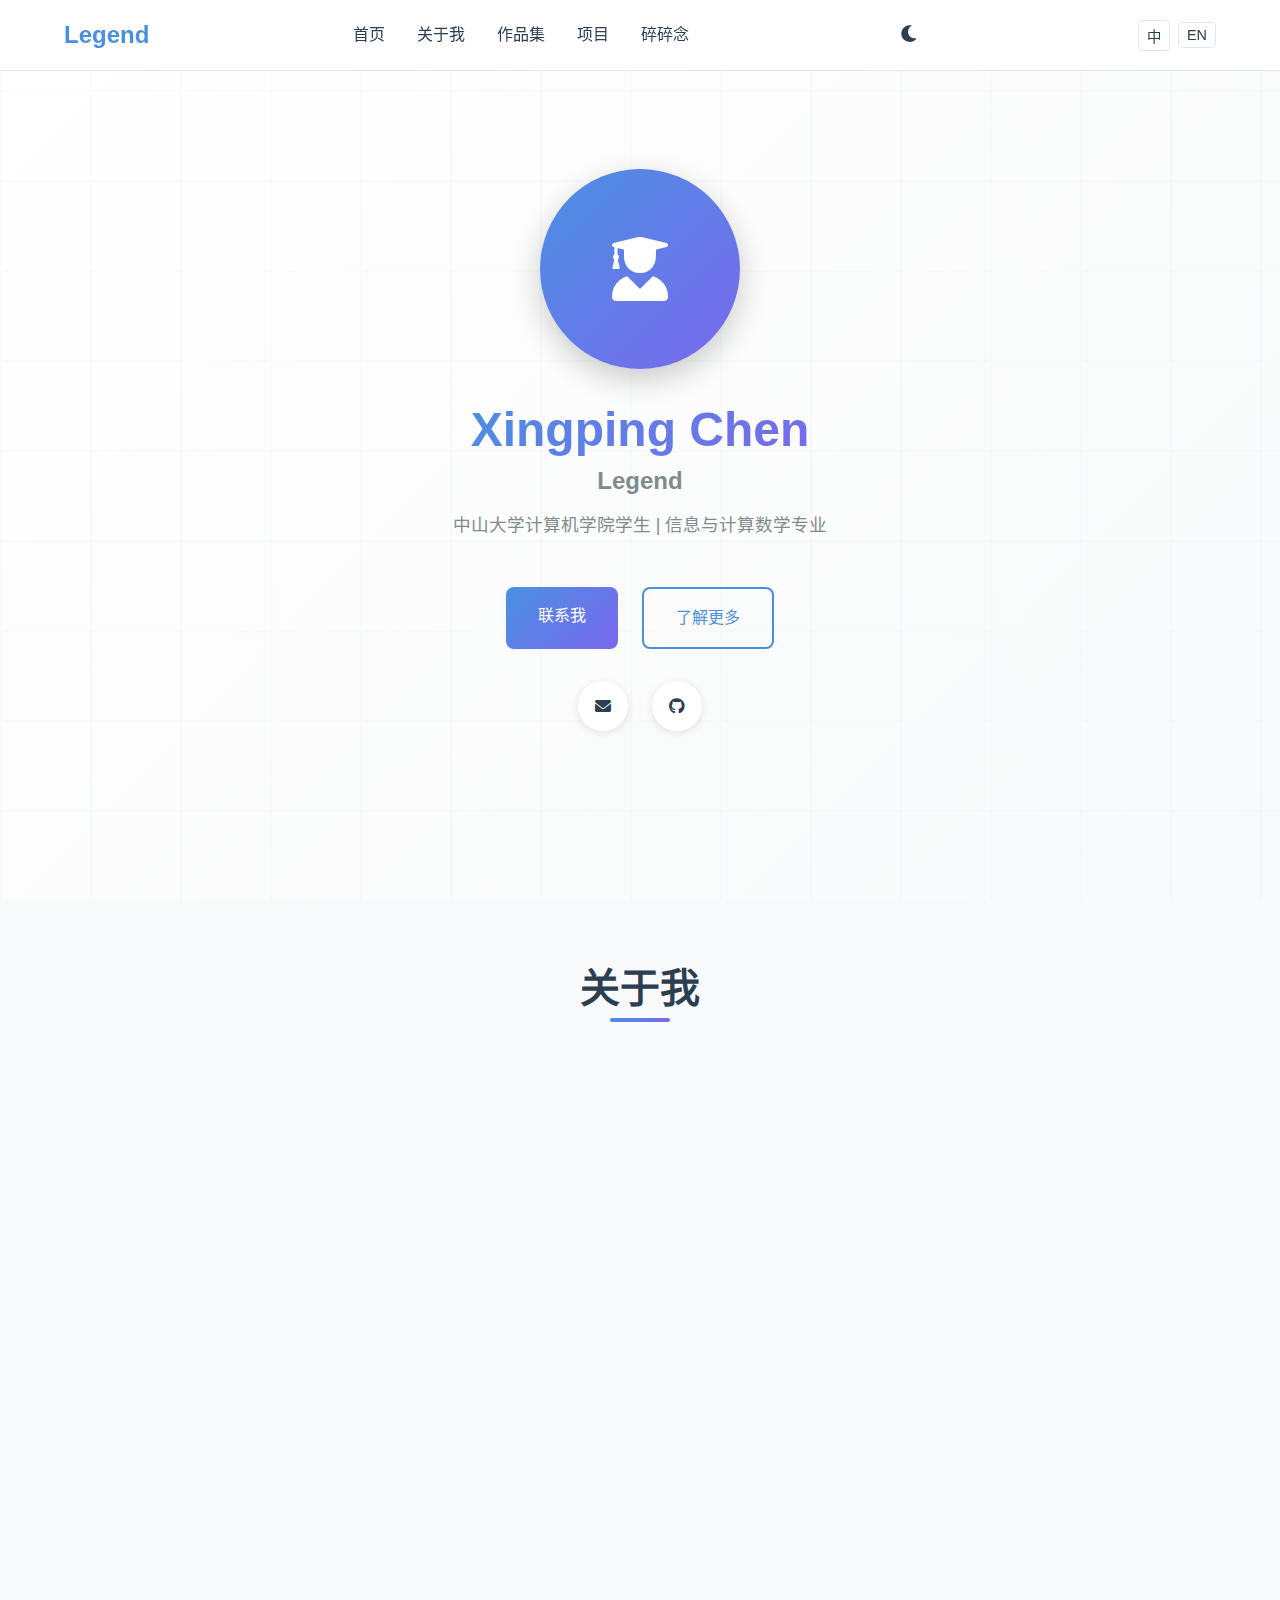
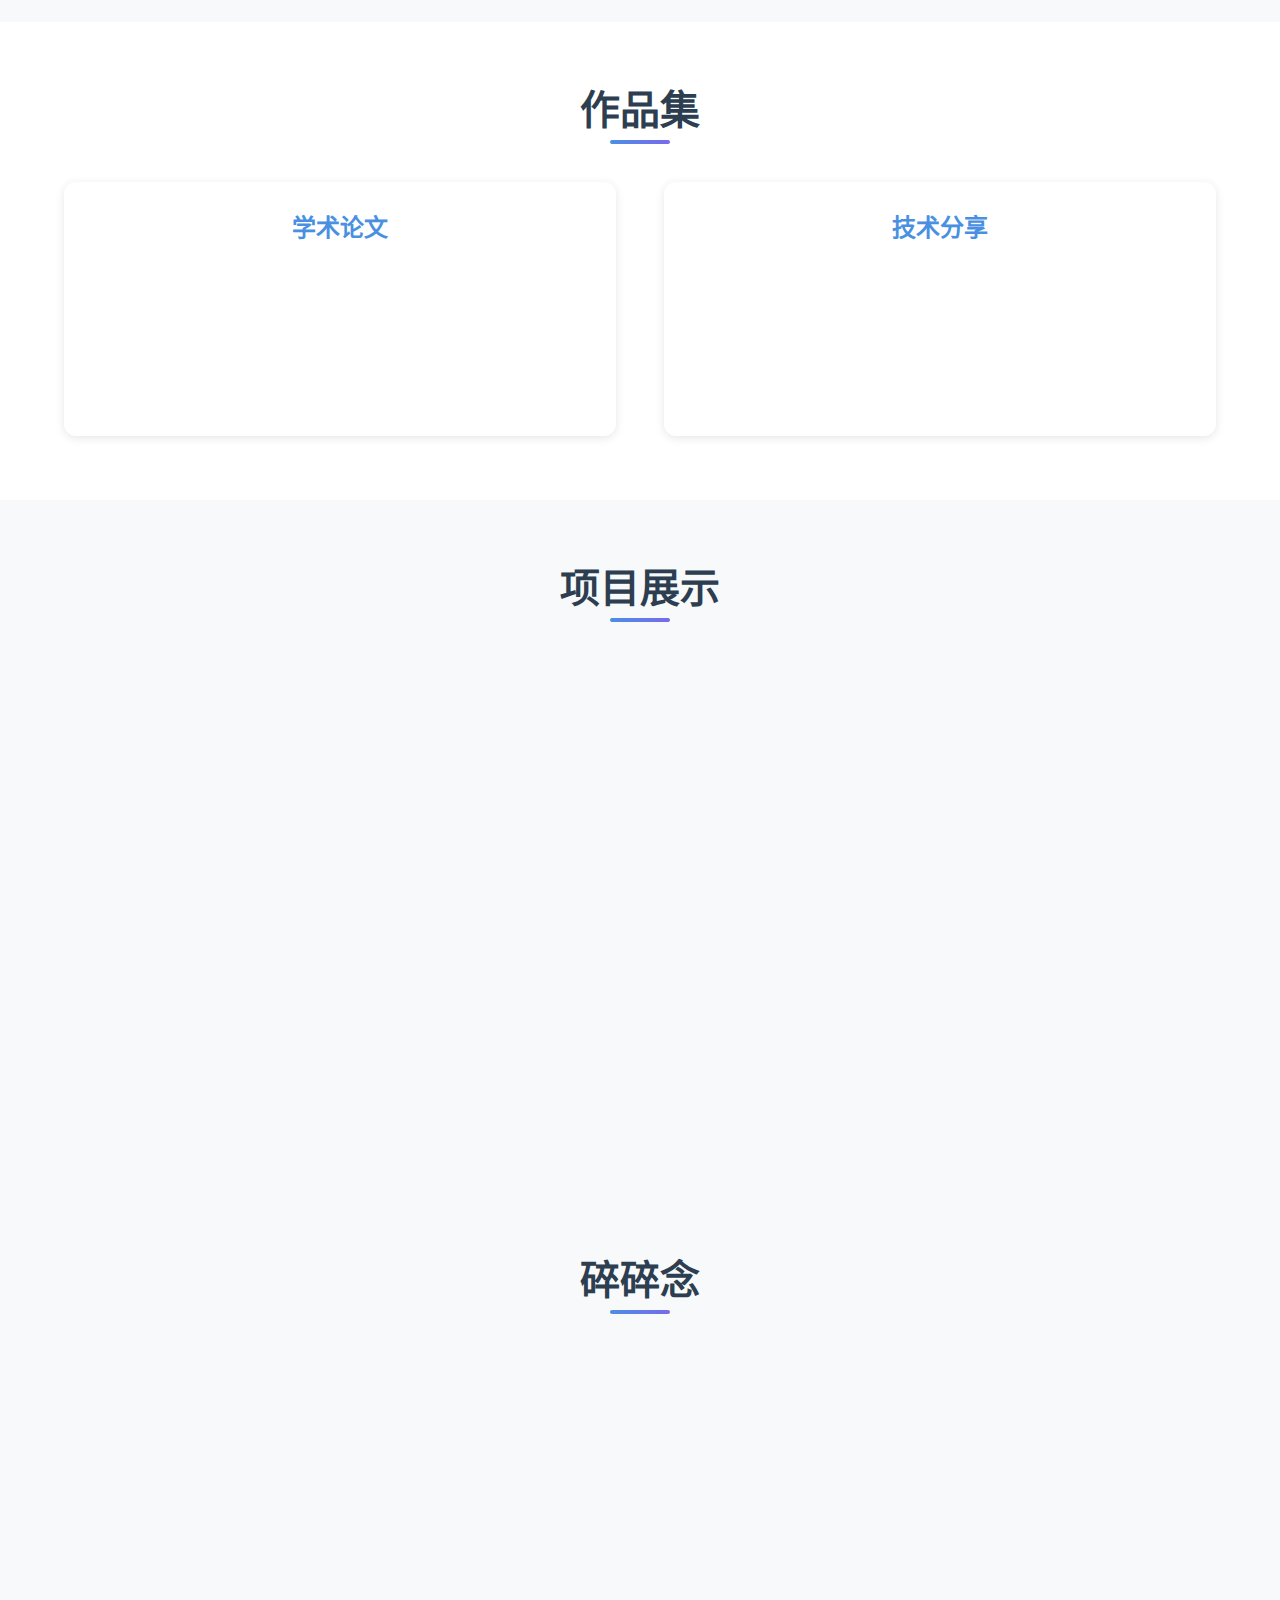
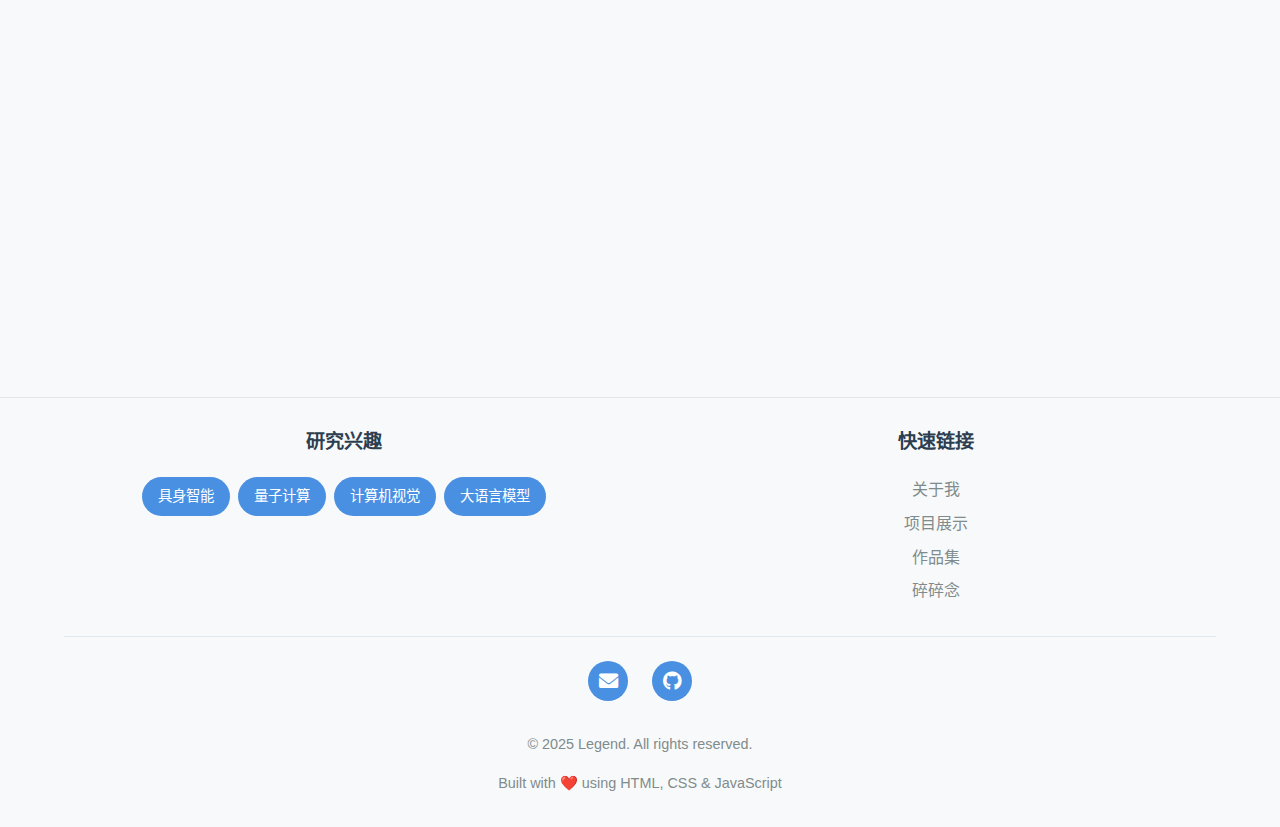
<file: index.html>
<!DOCTYPE html>
<html lang="zh-CN">
<head>
    <meta charset="UTF-8">
    <meta name="viewport" content="width=device-width, initial-scale=1.0">
    <title>Xingping Chen (Legend) - Personal Homepage</title>
    <meta name="description" content="Xingping Chen's personal homepage - Computer Science student at Sun Yat-sen University, focusing on Embodied AI, Quantum Computing, and Computer Vision">
    <link rel="icon" type="image/svg+xml" href="data:image/svg+xml,<svg xmlns='http://www.w3.org/2000/svg' viewBox='0 0 100 100'><text y='.9em' font-size='90'>🚀</text></svg>">
    <link rel="stylesheet" href="styles.css">
    <link href="https://cdnjs.cloudflare.com/ajax/libs/font-awesome/6.0.0/css/all.min.css" rel="stylesheet">
</head>
<body>
    <!-- Navigation -->
    <nav class="navbar" id="navbar">
        <div class="nav-container">
            <div class="nav-logo">
                <a href="#home">Legend</a>
            </div>
            <div class="nav-menu" id="nav-menu">
                <a href="#home" class="nav-link"><span data-i18n="nav.home">首页</span></a>
                <a href="#about" class="nav-link"><span data-i18n="nav.about">关于我</span></a>
                <a href="#portfolio" class="nav-link"><span data-i18n="nav.portfolio">作品集</span></a>
                <a href="#projects" class="nav-link"><span data-i18n="nav.projects">项目</span></a>
                <a href="#thoughts" class="nav-link"><span data-i18n="nav.thoughts">碎碎念</span></a>
            </div>
            <div class="nav-toggle" id="nav-toggle">
                <span class="bar"></span>
                <span class="bar"></span>
                <span class="bar"></span>
            </div>
            <button class="theme-toggle" id="theme-toggle">
                <i class="fas fa-moon"></i>
            </button>
            <div class="language-toggle" id="language-toggle" aria-label="切换语言" data-i18n-attr="aria-label:nav.languageAria">
                <button class="lang-btn" data-lang="zh">中</button>
                <button class="lang-btn" data-lang="en">EN</button>
            </div>
        </div>
    </nav>

    <!-- Hero Section -->
    <section id="home" class="hero">
        <div class="hero-container">
            <div class="hero-content">
                <div class="hero-avatar">
                    <div class="avatar-placeholder">
                        <i class="fas fa-user-graduate"></i>
                    </div>
                </div>
                <h1 class="hero-title">Xingping Chen</h1>
                <h2 class="hero-subtitle">Legend</h2>
                <p class="hero-description" data-i18n="hero.description">中山大学计算机学院学生 | 信息与计算数学专业</p>
                <p class="hero-tagline" data-i18n="hero.tagline">探索具身智能的无限可能</p>
                <div class="hero-buttons">
                    <a href="#footer" class="btn btn-primary" data-i18n="hero.contactBtn">联系我</a>
                    <a href="#about" class="btn btn-secondary" data-i18n="hero.moreBtn">了解更多</a>
                </div>
                <div class="hero-social">
                    <a href="mailto:chenxp68@mail2.sysu.edu.cn" class="social-link">
                        <i class="fas fa-envelope"></i>
                    </a>
                    <a href="https://github.com/Legend717" target="_blank" title="GitHub" class="social-link">
                        <i class="fab fa-github"></i>
                    </a>
                </div>
            </div>
        </div>
    </section>

    <!-- About Section -->
    <section id="about" class="about">
        <div class="container">
            <h2 class="section-title" data-i18n="about.title">关于我</h2>
            <div class="about-content">
                <div class="about-text">
                    <h3 data-i18n="about.subtitle">个人简介</h3>
                    <p data-i18n="about.p1">现为中山大学计算机学院信息与计算数学专业的学生。</p>
                    <p data-i18n="about.p2">对前沿领域的研究充满热情，特别是在具身智能、量子计算、CV和大语言模型等前沿方向。</p>
                    <p data-i18n="about.p3">研究兴趣集中在赋予机器人更强大的感知和交互能力，打造统一视觉-语言-动作的模型。</p>
                    <p data-i18n="about.p4">想要打造出机器人的眼睛和大脑，实现更智能、更自然的交互。</p>
                    
                    <div class="skills-inline">
                        <h4 data-i18n="about.tagLabel">Tag</h4>
                        <div class="skill-tags">
                            <span class="skill-tag">Python</span>
                            <span class="skill-tag">C++</span>
                            <span class="skill-tag">PyTorch</span>
                            <span class="skill-tag" data-i18n="skills.cv">Computer Vision</span>
                            <span class="skill-tag" data-i18n="skills.ml">Machine Learning</span>
                            <span class="skill-tag" data-i18n="skills.qc">Quantum Computing</span>
                            <span class="skill-tag" data-i18n="skills.eai">Embodied AI</span>
                        </div>
                    </div>
                    
                    <div class="education-info">
                        <h4 data-i18n="about.education">教育背景</h4>
                        <div class="education-item">
                            <i class="fas fa-university"></i>
                            <div class="education-content">
                                <strong data-i18n="about.schoolName">中山大学</strong>
                                <p data-i18n="about.schoolInfo">计算机学院 · 信息与计算数学专业</p>
                            </div>
                            <div class="education-years">
                                <span class="years">2022-2026</span>
                                <span class="degree" data-i18n="about.degree">本科生</span>
                            </div>
                        </div>
                    </div>
                </div>
            </div>
        </div>
    </section>

    <!-- Portfolio Section -->
    <section id="portfolio" class="portfolio">
        <div class="container">
            <h2 class="section-title" data-i18n="portfolio.title">作品集</h2>
            <div class="portfolio-content">
                <div class="portfolio-category">
                    <h3 data-i18n="portfolio.papers">学术论文</h3>
                    <div class="portfolio-items">
                        <div class="portfolio-item">
                            <i class="fas fa-file-alt"></i>
                            <div class="portfolio-info">
                                <h4><a href="#" target="_blank" class="portfolio-title-link">test</a></h4>
                                <p data-i18n="portfolio.paper1.desc">发表于CCF-SB的TEST会议</p>
                                <span class="portfolio-date" data-i18n="common.year2025">2025年</span>
                            </div>
                        </div>
                        <!-- <div class="portfolio-item">
                            <i class="fas fa-file-alt"></i>
                            <div class="portfolio-info">
                                <h4><a href="#" target="_blank" class="portfolio-title-link">量子机器学习算法优化研究</a></h4>
                                <p>发表于量子信息处理期刊 (QIP)</p>
                                <span class="portfolio-date">2025年</span>
                            </div>
                        </div> -->
                    </div>
                </div>
                <div class="portfolio-category">
                    <h3 data-i18n="portfolio.techSharing">技术分享</h3>
                    <div class="portfolio-items">
                        <div class="portfolio-item">
                            <i class="fas fa-presentation"></i>
                            <div class="portfolio-info">
                                <h4><a href="#" target="_blank" class="portfolio-title-link">test</a></h4>
                                <p data-i18n="portfolio.talk1.desc">技术分享会演讲</p>
                                <span class="portfolio-date" data-i18n="common.year2025">2025年</span>
                            </div>
                        </div>
                    </div>
                </div>
            </div>
        </div>
    </section>

    <!-- Projects Section -->
    <section id="projects" class="projects">
        <div class="container">
            <h2 class="section-title" data-i18n="projects.title">项目展示</h2>
            <div class="projects-grid">
                <div class="project-card">
                    <div class="project-image">
                        <div class="project-placeholder">
                            <i class="fas fa-robot"></i>
                        </div>
                    </div>
                    <div class="project-content">
                        <h3 data-i18n="projects.vr.title">基于VR手柄的机器人遥操作系统</h3>
                        <p data-i18n="projects.vr.desc">开发一个基于VR手柄的机器人遥操作系统，实现用户通过VR手柄控制机器人进行操作，进而辅助采集数据。</p>
                        <div class="project-tech">
                            <span class="tech-tag">Python</span>
                            <span class="tech-tag" data-i18n="skills.unity">Unity（C#）</span>
                        </div>
                        <div class="project-links">
                            <a href="#" class="btn btn-primary">GitHub</a>
                        </div>
                    </div>
                </div>
                <!-- <div class="project-card">
                    <div class="project-image">
                        <div class="project-placeholder">
                            <i class="fas fa-atom"></i>
                        </div>
                    </div>
                    <div class="project-content">
                        <h3>量子计算算法优化</h3>
                        <p>研究量子算法在机器学习中的应用，探索量子优势在特定问题域的实现路径。</p>
                        <div class="project-tech">
                            <span class="tech-tag">Quantum Computing</span>
                            <span class="tech-tag">Python</span>
                            <span class="tech-tag">Qiskit</span>
                        </div>
                        <div class="project-links">
                            <a href="#" class="btn btn-primary">GitHub</a>
                        </div>
                    </div>
                </div> -->
                <!-- <div class="project-card">
                    <div class="project-image">
                        <div class="project-placeholder">
                            <i class="fas fa-eye"></i>
                        </div>
                    </div>
                    <div class="project-content">
                        <h3>计算机视觉应用</h3>
                        <p>基于深度学习的计算机视觉系统，包含目标检测、图像分割等核心功能模块。</p>
                        <div class="project-tech">
                            <span class="tech-tag">Computer Vision</span>
                            <span class="tech-tag">PyTorch</span>
                            <span class="tech-tag">OpenCV</span>
                        </div>
                        <div class="project-links">
                            <a href="#" class="btn btn-primary">GitHub</a>
                        </div>
                    </div>
                </div> -->
            </div>
        </div>
    </section>

    <!-- Thoughts Section -->
    <section id="thoughts" class="thoughts">
        <div class="container">
            <h2 class="section-title" data-i18n="thoughts.title">碎碎念</h2>
            <div class="thoughts-grid">
                <div class="thought-card">
                    <div class="thought-header">
                        <i class="fas fa-robot"></i>
                        <h3><a href="post.html?p=vla" class="thought-title-link" data-i18n="thoughts.vla.title">关于具身智能(VLA)</a></h3>
                        <span class="thought-date" data-i18n="thoughts.vla.date">2024年10月</span>
                    </div>
                    <div class="thought-content">
                        <p data-i18n="thoughts.vla.p1">在我整个大学阶段，人工智能领域经历了关键的技术跃迁。从GPT-3的发布到大模型的广泛落地，我见证了AI从理解到推理的演进过程。</p>
                        <p data-i18n="thoughts.vla.p2">然而，当前技术仍存在关键短板：机器人尚未具备人类式的多模态环境感知与物理交互能力。真正的具身智能需要融合视觉信息与人类指令，做出精准且可泛化的物理动作(Vision-Language-Action)。</p>
                        <p data-i18n="thoughts.vla.p3">我渴望为机器人构建更强大的"眼睛-大脑"，使其能够真正感知并理解物理环境，实现与世界的深层、有效互动。</p>
                    </div>
                    <div class="thought-tags">
                        <span class="tag" data-i18n="thoughts.vla.tag1">具身智能</span>
                        <span class="tag" data-i18n="thoughts.vla.tag2">VLA</span>
                        <span class="tag" data-i18n="thoughts.vla.tag3">多模态</span>
                    </div>
                </div>

                <div class="thought-card">
                    <div class="thought-header">
                        <i class="fas fa-brain"></i>
                        <h3><a href="post.html?p=pi" class="thought-title-link" data-i18n="thoughts.llm.title">关于LLM及其应用</a></h3>
                        <span class="thought-date" data-i18n="thoughts.llm.date">2024年9月</span>
                    </div>
                    <div class="thought-content">
                        <p data-i18n="thoughts.llm.p1">大语言模型的发展让我们看到了通用人工智能的曙光。从最初的文本生成，到现在的推理、规划、工具使用，LLM正在成为连接人类意图与机器执行的桥梁。</p>
                        <p data-i18n="thoughts.llm.p2">特别是在多模态融合方面，视觉-语言模型的出现为具身智能提供了重要的认知基础。如何让LLM更好地理解物理世界，并指导机器人的行为，是我关注的重点方向。</p>
                    </div>
                    <div class="thought-tags">
                        <span class="tag" data-i18n="thoughts.llm.tag1">LLM</span>
                        <span class="tag" data-i18n="thoughts.llm.tag2">多模态</span>
                        <span class="tag" data-i18n="thoughts.llm.tag3">认知智能</span>
                    </div>
                </div>

                <!-- <div class="thought-card">
                    <div class="thought-header">
                        <i class="fas fa-atom"></i>
                        <h3>关于量子计算</h3>
                        <span class="thought-date">2024年8月</span>
                    </div>
                    <div class="thought-content">
                        <p>量子计算作为下一代计算范式，在特定问题上展现出了指数级的加速潜力。虽然目前还处于NISQ时代，但量子机器学习、量子优化等领域已经显示出实用价值。</p>
                        <p>我特别关注量子算法在机器学习中的应用，以及如何利用量子并行性来解决经典计算机难以处理的复杂优化问题。</p>
                    </div>
                    <div class="thought-tags">
                        <span class="tag">量子计算</span>
                        <span class="tag">量子机器学习</span>
                        <span class="tag">NISQ</span>
                    </div>
                </div> -->
            </div>
        </div>
    </section>

    <!-- Footer -->
    <footer id="footer" class="footer">
        <div class="container">
            <div class="footer-content">
                <div class="footer-section">
                    <h3 data-i18n="footer.researchTitle">研究兴趣</h3>
                    <div class="research-interests">
                        <span class="interest-tag" data-i18n="footer.tag.eai">具身智能</span>
                        <span class="interest-tag" data-i18n="footer.tag.qc">量子计算</span>
                        <span class="interest-tag" data-i18n="footer.tag.cv">计算机视觉</span>
                        <span class="interest-tag" data-i18n="footer.tag.llm">大语言模型</span>
                    </div>
                </div>
                
                <div class="footer-section">
                    <h3 data-i18n="footer.quickLinks">快速链接</h3>
                    <div class="quick-links">
                        <a href="#about" data-i18n="nav.about">关于我</a>
                        <a href="#projects" data-i18n="nav.projects">项目展示</a>
                        <a href="#portfolio" data-i18n="nav.portfolio">作品集</a>
                        <a href="#thoughts" data-i18n="nav.thoughts">碎碎念</a>
                    </div>
                </div>
            </div>
            
            <div class="footer-bottom">
                <div class="contact-icons">
                    <a href="mailto:chenxp68@mail2.sysu.edu.cn" title="邮箱" data-i18n-attr="title:footer.emailTitle">
                        <i class="fas fa-envelope"></i>
                    </a>
                    <a href="https://github.com/Legend717" target="_blank" title="GitHub">
                        <i class="fab fa-github"></i>
                    </a>
                </div>
                <p data-i18n="footer.copyright">&copy; 2025 Legend. All rights reserved.</p>
                <p data-i18n="footer.builtWith">Built with ❤️ using HTML, CSS & JavaScript</p>
            </div>
        </div>
    </footer>

    <script src="script.js"></script>
</body>
</html>
</file>
<file: styles.css>
/* Reset and Base Styles */
* {
    margin: 0;
    padding: 0;
    box-sizing: border-box;
}

:root {
    /* Light Theme Colors */
    --primary-color: #4A90E2;
    --secondary-color: #7B68EE;
    --accent-color: #FF6B6B;
    --text-primary: #2C3E50;
    --text-secondary: #7F8C8D;
    --background-primary: #FFFFFF;
    --background-secondary: #F8F9FA;
    --background-card: #FFFFFF;
    --border-color: #E1E8ED;
    --shadow-light: 0 2px 10px rgba(0, 0, 0, 0.1);
    --shadow-medium: 0 4px 20px rgba(0, 0, 0, 0.15);
    --shadow-heavy: 0 8px 30px rgba(0, 0, 0, 0.2);
    
    /* Typography */
    --font-primary: 'Segoe UI', Tahoma, Geneva, Verdana, sans-serif;
    --font-secondary: 'Georgia', serif;
    
    /* Spacing */
    --spacing-xs: 0.5rem;
    --spacing-sm: 1rem;
    --spacing-md: 1.5rem;
    --spacing-lg: 2rem;
    --spacing-xl: 3rem;
    --spacing-xxl: 4rem;
    
    /* Border Radius */
    --radius-sm: 4px;
    --radius-md: 8px;
    --radius-lg: 12px;
    --radius-xl: 20px;
    
    /* Transitions */
    --transition-fast: 0.2s ease;
    --transition-medium: 0.3s ease;
    --transition-slow: 0.5s ease;
}

/* Dark Theme */
[data-theme="dark"] {
    --text-primary: #FFFFFF;
    --text-secondary: #B0BEC5;
    --background-primary: #121212;
    --background-secondary: #1E1E1E;
    --background-card: #2D2D2D;
    --border-color: #404040;
    --shadow-light: 0 2px 10px rgba(0, 0, 0, 0.3);
    --shadow-medium: 0 4px 20px rgba(0, 0, 0, 0.4);
    --shadow-heavy: 0 8px 30px rgba(0, 0, 0, 0.5);
}

html {
    scroll-behavior: smooth;
}

body {
    font-family: var(--font-primary);
    line-height: 1.6;
    color: var(--text-primary);
    background-color: var(--background-primary);
    transition: background-color var(--transition-medium), color var(--transition-medium);
}

.container {
    max-width: 1200px;
    margin: 0 auto;
    padding: 0 var(--spacing-md);
}

/* Typography */
h1, h2, h3, h4, h5, h6 {
    font-weight: 600;
    line-height: 1.2;
    margin-bottom: var(--spacing-sm);
}

h1 { font-size: 2.5rem; }
h2 { font-size: 2rem; }
h3 { font-size: 1.5rem; }
h4 { font-size: 1.25rem; }

p {
    margin-bottom: var(--spacing-sm);
    color: var(--text-secondary);
}

/* Buttons */
.btn {
    display: inline-block;
    padding: var(--spacing-sm) var(--spacing-lg);
    border: none;
    border-radius: var(--radius-md);
    text-decoration: none;
    font-weight: 500;
    text-align: center;
    cursor: pointer;
    transition: all var(--transition-fast);
    font-size: 1rem;
}

.btn-primary {
    background: linear-gradient(135deg, var(--primary-color), var(--secondary-color));
    color: white;
}

.btn-primary:hover {
    transform: translateY(-2px);
    box-shadow: var(--shadow-medium);
}

.btn-secondary {
    background: transparent;
    color: var(--primary-color);
    border: 2px solid var(--primary-color);
}

.btn-secondary:hover {
    background: var(--primary-color);
    color: white;
}

/* Section Titles */
.section-title {
    text-align: center;
    font-size: 2.5rem;
    margin-bottom: var(--spacing-xl);
    position: relative;
    color: var(--text-primary);
}

.section-title::after {
    content: '';
    position: absolute;
    bottom: -10px;
    left: 50%;
    transform: translateX(-50%);
    width: 60px;
    height: 4px;
    background: linear-gradient(135deg, var(--primary-color), var(--secondary-color));
    border-radius: var(--radius-sm);
}

/* Navigation */
.navbar {
    position: fixed;
    top: 0;
    width: 100%;
    background: rgba(255, 255, 255, 0.95);
    backdrop-filter: blur(10px);
    border-bottom: 1px solid var(--border-color);
    z-index: 1000;
    transition: all var(--transition-medium);
}

.navbar.scrolled {
    background: rgba(255, 255, 255, 0.98);
}

[data-theme="dark"] .navbar {
    background: rgba(18, 18, 18, 0.95) !important;
}

[data-theme="dark"] .navbar.scrolled {
    background: rgba(18, 18, 18, 0.98) !important;
}

.nav-container {
    display: flex;
    justify-content: space-between;
    align-items: center;
    padding: var(--spacing-sm) var(--spacing-md);
    max-width: 1200px;
    margin: 0 auto;
}

.nav-logo a {
    font-size: 1.5rem;
    font-weight: 700;
    color: var(--primary-color);
    text-decoration: none;
}

.nav-menu {
    display: flex;
    gap: var(--spacing-lg);
}

.nav-link {
    color: var(--text-primary);
    text-decoration: none;
    font-weight: 500;
    transition: color var(--transition-fast);
    position: relative;
}

.nav-link:hover {
    color: var(--primary-color);
}

.nav-link::after {
    content: '';
    position: absolute;
    bottom: -5px;
    left: 0;
    width: 0;
    height: 2px;
    background: var(--primary-color);
    transition: width var(--transition-fast);
}

.nav-link:hover::after {
    width: 100%;
}

.nav-toggle {
    display: none;
    flex-direction: column;
    cursor: pointer;
}

.bar {
    width: 25px;
    height: 3px;
    background: var(--text-primary);
    margin: 3px 0;
    transition: var(--transition-fast);
}

.theme-toggle {
    background: none;
    border: none;
    color: var(--text-primary);
    font-size: 1.2rem;
    cursor: pointer;
    padding: var(--spacing-xs);
    border-radius: var(--radius-sm);
    transition: all var(--transition-fast);
}

.theme-toggle:hover {
    background: var(--background-secondary);
}

/* Thought title link */
.thought-title-link {
    color: var(--text-primary);
    text-decoration: none;
}
.thought-title-link:hover {
    color: var(--primary-color);
}

/* Language Toggle */
.language-toggle {
    display: inline-flex;
    gap: var(--spacing-xs);
    align-items: center;
    margin-left: var(--spacing-xs);
}

.lang-btn {
    background: none;
    border: 1px solid var(--border-color);
    color: var(--text-primary);
    font-size: 0.9rem;
    padding: 4px 8px;
    border-radius: var(--radius-sm);
    cursor: pointer;
    transition: all var(--transition-fast);
}

.lang-btn:hover {
    background: var(--background-secondary);
}

.lang-btn.active {
    background: var(--primary-color);
    color: #fff;
    border-color: var(--primary-color);
}

/* Avatar placeholder styles */
.avatar-placeholder {
    width: 200px;
    height: 200px;
    border-radius: 50%;
    background: linear-gradient(135deg, var(--primary-color), var(--secondary-color));
    display: flex;
    align-items: center;
    justify-content: center;
    font-size: 4rem;
    color: white;
    margin: 0 auto 2rem;
    box-shadow: 0 10px 30px rgba(0, 0, 0, 0.2);
    transition: transform 0.3s ease;
}

.avatar-placeholder:hover {
    transform: scale(1.05);
}

/* Project placeholder styles */
.project-placeholder {
    width: 100%;
    height: 250px;
    background: linear-gradient(135deg, var(--primary-color), var(--secondary-color));
    display: flex;
    align-items: center;
    justify-content: center;
    font-size: 3rem;
    color: white;
    border-radius: 12px 12px 0 0;
}

.project-card:nth-child(1) .project-placeholder {
    background: linear-gradient(135deg, #E74C3C, #C0392B);
}

.project-card:nth-child(2) .project-placeholder {
    background: linear-gradient(135deg, #3498DB, #2980B9);
}

.project-card:nth-child(3) .project-placeholder {
    background: linear-gradient(135deg, #2ECC71, #27AE60);
}
.hero {
    min-height: 100vh;
    display: flex;
    align-items: center;
    background: linear-gradient(135deg, var(--background-primary) 0%, var(--background-secondary) 100%);
    position: relative;
    overflow: hidden;
}

.hero::before {
    content: '';
    position: absolute;
    top: 0;
    left: 0;
    right: 0;
    bottom: 0;
    background: url('data:image/svg+xml,<svg xmlns="http://www.w3.org/2000/svg" viewBox="0 0 100 100"><defs><pattern id="grid" width="10" height="10" patternUnits="userSpaceOnUse"><path d="M 10 0 L 0 0 0 10" fill="none" stroke="%23E1E8ED" stroke-width="0.5" opacity="0.3"/></pattern></defs><rect width="100" height="100" fill="url(%23grid)"/></svg>');
    opacity: 0.5;
}

.hero-container {
    max-width: 1200px;
    margin: 0 auto;
    padding: 0 var(--spacing-md);
    position: relative;
    z-index: 1;
}

.hero-content {
    text-align: center;
    max-width: 600px;
    margin: 0 auto;
}

.hero-avatar {
    margin-bottom: var(--spacing-lg);
}

.avatar {
    width: 200px;
    height: 200px;
    border-radius: 50%;
    border: 4px solid var(--primary-color);
    box-shadow: var(--shadow-medium);
    transition: transform var(--transition-medium);
}

.avatar:hover {
    transform: scale(1.05);
}

.hero-title {
    font-size: 3rem;
    font-weight: 700;
    margin-bottom: var(--spacing-xs);
    background: linear-gradient(135deg, var(--primary-color), var(--secondary-color));
    -webkit-background-clip: text;
    -webkit-text-fill-color: transparent;
    background-clip: text;
}

.hero-subtitle {
    font-size: 1.5rem;
    color: var(--text-secondary);
    margin-bottom: var(--spacing-sm);
}

.hero-description {
    font-size: 1.1rem;
    margin-bottom: var(--spacing-xs);
}

.hero-tagline {
    font-size: 1.2rem;
    font-style: italic;
    color: var(--primary-color);
    margin-bottom: var(--spacing-xl);
}

.hero-buttons {
    display: flex;
    gap: var(--spacing-md);
    justify-content: center;
    margin-bottom: var(--spacing-lg);
    flex-wrap: wrap;
}

.hero-social {
    display: flex;
    gap: var(--spacing-md);
    justify-content: center;
}

.social-link {
    display: flex;
    align-items: center;
    justify-content: center;
    width: 50px;
    height: 50px;
    background: var(--background-card);
    border-radius: 50%;
    color: var(--text-primary);
    text-decoration: none;
    box-shadow: var(--shadow-light);
    transition: all var(--transition-fast);
}

.social-link:hover {
    transform: translateY(-3px);
    box-shadow: var(--shadow-medium);
    color: var(--primary-color);
}

/* About Section */
.about {
    padding: var(--spacing-xxl) 0;
    background: var(--background-secondary);
}

.about-content {
    max-width: 800px;
    margin: 0 auto;
    text-align: center;
}

.about-text p {
    font-size: 1.1rem;
    margin-bottom: var(--spacing-lg);
}

.about-highlights {
    display: grid;
    grid-template-columns: repeat(auto-fit, minmax(250px, 1fr));
    gap: var(--spacing-lg);
    margin-top: var(--spacing-xl);
}

.highlight-item {
    background: var(--background-card);
    padding: var(--spacing-lg);
    border-radius: var(--radius-lg);
    box-shadow: var(--shadow-light);
    transition: transform var(--transition-medium);
}

.highlight-item:hover {
    transform: translateY(-5px);
}

.highlight-item i {
    font-size: 2.5rem;
    color: var(--primary-color);
    margin-bottom: var(--spacing-md);
}

.highlight-item h3 {
    color: var(--text-primary);
    margin-bottom: var(--spacing-sm);
}

/* Skills Section */
.skills {
    padding: var(--spacing-xxl) 0;
}

.skills-content {
    display: grid;
    grid-template-columns: repeat(auto-fit, minmax(300px, 1fr));
    gap: var(--spacing-xl);
}

.skills-category {
    background: var(--background-card);
    padding: var(--spacing-lg);
    border-radius: var(--radius-lg);
    box-shadow: var(--shadow-light);
}

.skills-category h3 {
    color: var(--primary-color);
    margin-bottom: var(--spacing-md);
    text-align: center;
}

.skill-items {
    display: flex;
    flex-wrap: wrap;
    gap: var(--spacing-sm);
    justify-content: center;
}

.skill-item {
    display: flex;
    align-items: center;
    gap: var(--spacing-xs);
    background: var(--background-secondary);
    padding: var(--spacing-sm) var(--spacing-md);
    border-radius: var(--radius-md);
    transition: all var(--transition-fast);
}

.skill-item:hover {
    background: var(--primary-color);
    color: white;
    transform: translateY(-2px);
}

.skill-item i {
    font-size: 1.2rem;
}

/* Projects Section */
.projects {
    padding: var(--spacing-xxl) 0;
    background: var(--background-secondary);
}

.projects-grid {
    display: grid;
    grid-template-columns: repeat(auto-fit, minmax(350px, 1fr));
    gap: var(--spacing-xl);
}

.project-card {
    background: var(--background-card);
    border-radius: var(--radius-lg);
    overflow: hidden;
    box-shadow: var(--shadow-light);
    transition: all var(--transition-medium);
    display: flex;
    flex-direction: column;
}

.project-card:hover {
    transform: translateY(-5px);
    box-shadow: var(--shadow-heavy);
}

.project-image {
    height: 180px;
    overflow: hidden;
    flex-shrink: 0;
}

.project-image img {
    width: 100%;
    height: 100%;
    object-fit: cover;
    transition: transform var(--transition-medium);
}

.project-card:hover .project-image img {
    transform: scale(1.05);
}

.project-content {
    padding: var(--spacing-lg);
    flex-grow: 1;
    display: flex;
    flex-direction: column;
}

.project-content h3 {
    color: var(--text-primary);
    margin-bottom: var(--spacing-sm);
    font-size: 1.3rem;
    line-height: 1.3;
}

.project-content p {
    margin-bottom: var(--spacing-md);
    flex-grow: 1;
    line-height: 1.6;
    color: var(--text-secondary);
}

.project-tech {
    display: flex;
    flex-wrap: wrap;
    gap: var(--spacing-xs);
    margin-bottom: var(--spacing-lg);
}

.tech-tag {
    background: var(--primary-color);
    color: white;
    padding: 0.4rem 0.8rem;
    border-radius: var(--radius-sm);
    font-size: 0.8rem;
    font-weight: 500;
}

.project-links {
    display: flex;
    justify-content: center;
    margin-top: auto;
}

.project-links .btn {
    flex: 1;
    max-width: 200px;
    text-align: center;
    padding: 0.8rem 1.5rem;
    font-weight: 600;
}

/* Portfolio title links */
.portfolio-title-link {
    color: inherit;
    text-decoration: none;
    transition: color 0.3s ease;
}

.portfolio-title-link:hover {
    color: #2C3E50; /* 深色文字，在浅色主题下有良好对比度 */
    text-decoration: underline;
}

[data-theme="dark"] .portfolio-title-link:hover {
    color: white;
    text-decoration: underline;
}
.portfolio {
    padding: var(--spacing-xxl) 0;
}

.portfolio-content {
    display: grid;
    grid-template-columns: repeat(auto-fit, minmax(400px, 1fr));
    gap: var(--spacing-xl);
}

.portfolio-category {
    background: var(--background-card);
    padding: var(--spacing-lg);
    border-radius: var(--radius-lg);
    box-shadow: var(--shadow-light);
}

.portfolio-category h3 {
    color: var(--primary-color);
    margin-bottom: var(--spacing-md);
    text-align: center;
}

.portfolio-items {
    display: flex;
    flex-direction: column;
    gap: var(--spacing-md);
}

.portfolio-item {
    display: flex;
    align-items: flex-start;
    gap: var(--spacing-md);
    padding: var(--spacing-md);
    background: var(--background-secondary);
    border-radius: var(--radius-md);
    transition: all var(--transition-fast);
}

.portfolio-item:hover {
    background: var(--primary-color);
    color: white;
}

.portfolio-item i {
    font-size: 1.5rem;
    color: var(--primary-color);
    margin-top: var(--spacing-xs);
}

.portfolio-item:hover i {
    color: white;
}

.portfolio-info h4 {
    margin-bottom: var(--spacing-xs);
}

.portfolio-info p {
    font-size: 0.9rem;
    margin-bottom: var(--spacing-xs);
}

.portfolio-date {
    font-size: 0.8rem;
    opacity: 0.8;
}

/* Thoughts Section */
.thoughts {
    padding: var(--spacing-xxl) 0;
    background: var(--background-secondary);
}

.thoughts-content {
    display: flex;
    flex-direction: column;
    gap: var(--spacing-xl);
    max-width: 800px;
    margin: 0 auto;
}

.thought-card {
    background: var(--background-card);
    padding: var(--spacing-lg);
    border-radius: var(--radius-lg);
    box-shadow: var(--shadow-light);
    border-left: 4px solid var(--primary-color);
}

.thought-header {
    display: flex;
    justify-content: space-between;
    align-items: center;
    margin-bottom: var(--spacing-md);
    flex-wrap: wrap;
}

.thought-header h3 {
    color: var(--primary-color);
    margin-bottom: 0;
}

.thought-date {
    color: var(--text-secondary);
    font-size: 0.9rem;
}

.thought-content p {
    margin-bottom: var(--spacing-sm);
    text-align: justify;
}

/* Thought Tags */
.thought-tags {
    display: flex;
    flex-wrap: wrap;
    gap: var(--spacing-xs);
    margin-top: var(--spacing-sm);
}

.thought-tags .tag {
    display: inline-flex;
    align-items: center;
    padding: 2px 8px;
    border-radius: var(--radius-sm);
    border: 1px solid var(--border-color);
    color: var(--text-secondary);
    background: var(--background-secondary);
    line-height: 1.6;
}

/* Contact Section */
.contact {
    padding: var(--spacing-xxl) 0;
}

.contact-content {
    display: grid;
    grid-template-columns: repeat(auto-fit, minmax(400px, 1fr));
    gap: var(--spacing-xl);
}

.contact-info {
    display: flex;
    flex-direction: column;
    gap: var(--spacing-lg);
}

.contact-item {
    display: flex;
    align-items: center;
    gap: var(--spacing-md);
    padding: var(--spacing-lg);
    background: var(--background-card);
    border-radius: var(--radius-lg);
    box-shadow: var(--shadow-light);
    transition: transform var(--transition-fast);
}

.contact-item:hover {
    transform: translateY(-3px);
}

.contact-item i {
    font-size: 1.5rem;
    color: var(--primary-color);
    width: 30px;
}

.contact-details h3 {
    color: var(--text-primary);
    margin-bottom: var(--spacing-xs);
}

.contact-details p {
    margin-bottom: 0;
}

.contact-form {
    background: var(--background-card);
    padding: var(--spacing-lg);
    border-radius: var(--radius-lg);
    box-shadow: var(--shadow-light);
}

.contact-form h3 {
    color: var(--primary-color);
    margin-bottom: var(--spacing-md);
    text-align: center;
}

.form-group {
    margin-bottom: var(--spacing-md);
}

.form-group input,
.form-group textarea {
    width: 100%;
    padding: var(--spacing-sm);
    border: 2px solid var(--border-color);
    border-radius: var(--radius-md);
    background: var(--background-secondary);
    color: var(--text-primary);
    font-family: inherit;
    transition: border-color var(--transition-fast);
}

.form-group input:focus,
.form-group textarea:focus {
    outline: none;
    border-color: var(--primary-color);
}

.form-group textarea {
    resize: vertical;
    min-height: 120px;
}

/* Footer */
.footer {
    background: var(--background-secondary);
    padding: var(--spacing-lg) 0;
    text-align: center;
    border-top: 1px solid var(--border-color);
    position: relative;
}

.footer-content {
    display: grid;
    grid-template-columns: repeat(auto-fit, minmax(250px, 1fr));
    gap: var(--spacing-lg);
    margin-bottom: var(--spacing-lg);
}

.footer-section h3 {
    color: var(--text-primary);
    margin-bottom: var(--spacing-md);
    font-size: 1.2rem;
}

.research-interests {
    display: flex;
    flex-wrap: wrap;
    gap: var(--spacing-xs);
    justify-content: center;
}

.interest-tag {
    background: var(--primary-color);
    color: white;
    padding: var(--spacing-xs) var(--spacing-sm);
    border-radius: 20px;
    font-size: 0.9rem;
    transition: all var(--transition-fast);
}

.interest-tag:hover {
    background: var(--secondary-color);
    transform: translateY(-2px);
}

.quick-links {
    display: flex;
    flex-direction: column;
    gap: var(--spacing-xs);
    align-items: center;
}

.quick-links a {
    color: var(--text-secondary);
    text-decoration: none;
    transition: color var(--transition-fast);
}

.quick-links a:hover {
    color: var(--primary-color);
}

.footer-bottom {
    border-top: 1px solid var(--border-color);
    padding-top: var(--spacing-md);
    display: flex;
    flex-direction: column;
    align-items: center;
    gap: var(--spacing-sm);
}

.contact-icons {
    display: flex;
    gap: var(--spacing-md);
    margin-bottom: var(--spacing-sm);
}

.contact-icons a {
    display: flex;
    align-items: center;
    justify-content: center;
    width: 40px;
    height: 40px;
    background: var(--primary-color);
    color: white;
    border-radius: 50%;
    text-decoration: none;
    transition: all var(--transition-fast);
    font-size: 1.2rem;
}

.contact-icons a:hover {
    background: var(--secondary-color);
    transform: translateY(-3px);
}

.footer-bottom p {
    margin: 0;
    color: var(--text-secondary);
    font-size: 0.9rem;
}

.back-to-top {
    position: fixed;
    bottom: 30px;
    right: 30px;
    width: 50px;
    height: 50px;
    background: var(--primary-color);
    color: white;
    border: none;
    border-radius: 50%;
    cursor: pointer;
    box-shadow: var(--shadow-medium);
    transition: all var(--transition-fast);
    opacity: 0;
    visibility: hidden;
}

.back-to-top.show {
    opacity: 1;
    visibility: visible;
}

.back-to-top:hover {
    background: var(--secondary-color);
    transform: translateY(-3px);
}

/* Responsive Design */
@media (max-width: 768px) {
    .nav-menu {
        position: fixed;
        left: -100%;
        top: 70px;
        flex-direction: column;
        background-color: var(--background-card);
        width: 100%;
        text-align: center;
        transition: 0.3s;
        box-shadow: var(--shadow-medium);
        padding: var(--spacing-lg) 0;
    }

    .nav-menu.active {
        left: 0;
    }

    .nav-toggle {
        display: flex;
    }

    .nav-toggle.active .bar:nth-child(2) {
        opacity: 0;
    }

    .nav-toggle.active .bar:nth-child(1) {
        transform: translateY(8px) rotate(45deg);
    }

    .nav-toggle.active .bar:nth-child(3) {
        transform: translateY(-8px) rotate(-45deg);
    }

    .hero-title {
        font-size: 2rem;
    }

    .hero-buttons {
        flex-direction: column;
        align-items: center;
    }

    .btn {
        width: 200px;
    }

    .section-title {
        font-size: 2rem;
    }

    .about-highlights {
        grid-template-columns: 1fr;
    }

    .skills-content {
        grid-template-columns: 1fr;
    }

    .projects-grid {
        grid-template-columns: 1fr;
    }

    .portfolio-content {
        grid-template-columns: 1fr;
    }

    .contact-content {
        grid-template-columns: 1fr;
    }

    .thought-header {
        flex-direction: column;
        align-items: flex-start;
    }
}

@media (max-width: 480px) {
    .container {
        padding: 0 var(--spacing-sm);
    }

    .hero-title {
        font-size: 1.8rem;
    }

    .avatar {
        width: 150px;
        height: 150px;
    }

    .section-title {
        font-size: 1.8rem;
    }

    .projects-grid {
        grid-template-columns: 1fr;
    }

    .project-card {
        margin: 0 var(--spacing-sm);
    }
}

/* Animations */
@keyframes fadeInUp {
    from {
        opacity: 0;
        transform: translateY(30px);
    }
    to {
        opacity: 1;
        transform: translateY(0);
    }
}

@keyframes fadeInLeft {
    from {
        opacity: 0;
        transform: translateX(-30px);
    }
    to {
        opacity: 1;
        transform: translateX(0);
    }
}

@keyframes fadeInRight {
    from {
        opacity: 0;
        transform: translateX(30px);
    }
    to {
        opacity: 1;
        transform: translateX(0);
    }
}

/* Scroll animations */
.animate-on-scroll {
    opacity: 0;
    transform: translateY(30px);
    transition: all 0.6s ease;
}

.animate-on-scroll.animated {
    opacity: 1;
    transform: translateY(0);
}

/* Loading animation */
.loading {
    display: inline-block;
    width: 20px;
    height: 20px;
    border: 3px solid rgba(255, 255, 255, 0.3);
    border-radius: 50%;
    border-top-color: #fff;
    animation: spin 1s ease-in-out infinite;
}

@keyframes spin {
    to { transform: rotate(360deg); }
}

/* Post Detail Page */
.post {
    padding-top: calc(var(--spacing-xxl) + 60px); /* account for fixed navbar */
    padding-bottom: var(--spacing-xxl);
}

.post-actions {
    margin-top: var(--spacing-lg);
    margin-bottom: var(--spacing-md);
}

.post-title {
    font-size: 2rem;
    margin-bottom: var(--spacing-md);
    max-width: 860px;
    margin-left: auto;
    margin-right: auto;
}

.post-meta {
    color: var(--text-secondary);
    margin-bottom: var(--spacing-lg);
    max-width: 860px;
    margin-left: auto;
    margin-right: auto;
}

/* Markdown rendering style (lightweight) */
.markdown-body {
    max-width: 860px;
    margin: 0 auto;
    font-size: 1rem;
    line-height: 1.8;
}

.markdown-body h1,
.markdown-body h2,
.markdown-body h3,
.markdown-body h4,
.markdown-body h5,
.markdown-body h6 {
    color: var(--text-primary);
    margin-top: var(--spacing-lg);
    margin-bottom: var(--spacing-sm);
}

.markdown-body p,
.markdown-body li {
    color: var(--text-secondary);
}

.markdown-body blockquote {
    margin: var(--spacing-md) 0;
    padding: var(--spacing-sm) var(--spacing-md);
    border-left: 4px solid var(--primary-color);
    background: var(--background-secondary);
}

.markdown-body pre,
.markdown-body code {
    font-family: 'Consolas', 'Monaco', 'Courier New', monospace;
}

.markdown-body pre {
    background: var(--background-secondary);
    padding: var(--spacing-md);
    border-radius: var(--radius-md);
    overflow: auto;
}

.markdown-body code {
    background: var(--background-secondary);
    padding: 0 4px;
    border-radius: var(--radius-sm);
}

.markdown-body a {
    color: var(--primary-color);
    text-decoration: underline;
}

.markdown-body table {
    width: 100%;
    border-collapse: collapse;
    margin: var(--spacing-md) 0;
}

.markdown-body th,
.markdown-body td {
    border: 1px solid var(--border-color);
    padding: var(--spacing-xs);
}

/* Compact back link */
.back-link {
    display: inline-flex;
    align-items: center;
    gap: 8px;
    font-size: 0.95rem;
    padding: 6px 10px;
    border: 1px solid var(--border-color);
    border-radius: var(--radius-sm);
    color: var(--text-primary);
    text-decoration: none;
}
.back-link:hover {
    background: var(--background-secondary);
}
.back-link i {
    font-size: 0.9rem;
}

/* Skills inline styles for About section */
.skills-inline {
    margin: 1.5rem 0;
}

.skills-inline h4 {
    color: var(--text-color);
    margin-bottom: 0.8rem;
    font-size: 1.1rem;
}

.skill-tags {
    display: flex;
    flex-wrap: wrap;
    gap: 0.5rem;
}

.skill-tag {
    background: var(--primary-color);
    color: white;
    padding: 0.3rem 0.8rem;
    border-radius: 20px;
    font-size: 0.85rem;
    font-weight: 500;
}

.education-info {
    margin-top: 1.5rem;
}

.education-info h4 {
    color: var(--text-color);
    margin-bottom: 0.8rem;
    font-size: 1.1rem;
}

.education-item {
    display: flex;
    align-items: center;
    gap: 1rem;
    padding: 1rem;
    background: var(--card-bg);
    border-radius: 8px;
    border: 1px solid var(--border-color);
    justify-content: space-between;
}

.education-item i {
    font-size: 1.5rem;
    color: var(--primary-color);
}

.education-content {
    flex: 1;
}

.education-item strong {
    color: var(--text-color);
    font-size: 1.1rem;
}

.education-item p {
    margin: 0.2rem 0 0 0;
    color: var(--text-secondary);
    font-size: 0.9rem;
}

.education-years {
    display: flex;
    flex-direction: column;
    align-items: flex-end;
    gap: 0.2rem;
}

.education-years .years {
    color: var(--primary-color);
    font-weight: 600;
    font-size: 0.95rem;
}

.education-years .degree {
    color: var(--text-secondary);
    font-size: 0.85rem;
    background: var(--background-secondary);
    padding: 0.2rem 0.6rem;
    border-radius: 12px;
}

.skill-items {
    display: flex;
    flex-wrap: wrap;
    gap: var(--spacing-sm);
    justify-content: center;
}

.skill-item {
    display: flex;
    align-items: center;
    gap: var(--spacing-xs);
    background: var(--background-secondary);
    padding: var(--spacing-sm) var(--spacing-md);
    border-radius: var(--radius-md);
    transition: all var(--transition-fast);
}

.skill-item:hover {
    background: var(--primary-color);
    color: white;
    transform: translateY(-2px);
}

.skill-item i {
    font-size: 1.2rem;
}

/* Projects Section */
.projects {
    padding: var(--spacing-xxl) 0;
    background: var(--background-secondary);
}

.projects-grid {
    display: grid;
    grid-template-columns: repeat(auto-fit, minmax(350px, 1fr));
    gap: var(--spacing-xl);
}

.project-card {
    background: var(--background-card);
    border-radius: var(--radius-lg);
    overflow: hidden;
    box-shadow: var(--shadow-light);
    transition: all var(--transition-medium);
}

.project-card:hover {
    transform: translateY(-10px);
    box-shadow: var(--shadow-heavy);
}

.project-image {
    height: 200px;
    overflow: hidden;
}

.project-image img {
    width: 100%;
    height: 100%;
    object-fit: cover;
    transition: transform var(--transition-medium);
}

.project-card:hover .project-image img {
    transform: scale(1.1);
}

.project-content {
    padding: var(--spacing-lg);
}

.project-content h3 {
    color: var(--text-primary);
    margin-bottom: var(--spacing-sm);
}

.project-content p {
    margin-bottom: var(--spacing-md);
}

.project-tech {
    display: flex;
    flex-wrap: wrap;
    gap: var(--spacing-xs);
    margin-bottom: var(--spacing-md);
}

.tech-tag {
    background: var(--primary-color);
    color: white;
    padding: var(--spacing-xs) var(--spacing-sm);
    border-radius: var(--radius-sm);
    font-size: 0.8rem;
    font-weight: 500;
}

.project-links {
    display: flex;
    gap: var(--spacing-md);
}

.project-link {
    color: var(--primary-color);
    text-decoration: none;
    font-weight: 500;
    transition: color var(--transition-fast);
}

.project-link:hover {
    color: var(--secondary-color);
}

/* Portfolio Section */
.portfolio {
    padding: var(--spacing-xxl) 0;
}

.portfolio-content {
    display: grid;
    grid-template-columns: repeat(auto-fit, minmax(400px, 1fr));
    gap: var(--spacing-xl);
}

.portfolio-category {
    background: var(--background-card);
    padding: var(--spacing-lg);
    border-radius: var(--radius-lg);
    box-shadow: var(--shadow-light);
}

.portfolio-category h3 {
    color: var(--primary-color);
    margin-bottom: var(--spacing-md);
    text-align: center;
}

.portfolio-items {
    display: flex;
    flex-direction: column;
    gap: var(--spacing-md);
}

.portfolio-item {
    display: flex;
    align-items: flex-start;
    gap: var(--spacing-md);
    padding: var(--spacing-md);
    background: var(--background-secondary);
    border-radius: var(--radius-md);
    transition: all var(--transition-fast);
}

.portfolio-item:hover {
    background: var(--primary-color);
    color: white;
}

.portfolio-item i {
    font-size: 1.5rem;
    color: var(--primary-color);
    margin-top: var(--spacing-xs);
}

.portfolio-item:hover i {
    color: white;
}

.portfolio-info h4 {
    margin-bottom: var(--spacing-xs);
}

.portfolio-info p {
    font-size: 0.9rem;
    margin-bottom: var(--spacing-xs);
}

.portfolio-date {
    font-size: 0.8rem;
    opacity: 0.8;
}

/* Thoughts Section */
.thoughts {
    padding: var(--spacing-xxl) 0;
    background: var(--background-secondary);
}

.thoughts-content {
    display: flex;
    flex-direction: column;
    gap: var(--spacing-xl);
    max-width: 800px;
    margin: 0 auto;
}

.thought-card {
    background: var(--background-card);
    padding: var(--spacing-lg);
    border-radius: var(--radius-lg);
    box-shadow: var(--shadow-light);
    border-left: 4px solid var(--primary-color);
}

.thought-header {
    display: flex;
    justify-content: space-between;
    align-items: center;
    margin-bottom: var(--spacing-md);
    flex-wrap: wrap;
}

.thought-header h3 {
    color: var(--primary-color);
    margin-bottom: 0;
}

.thought-date {
    color: var(--text-secondary);
    font-size: 0.9rem;
}

.thought-content p {
    margin-bottom: var(--spacing-sm);
    text-align: justify;
}

/* Contact Section */
.contact {
    padding: var(--spacing-xxl) 0;
}

.contact-content {
    display: grid;
    grid-template-columns: repeat(auto-fit, minmax(400px, 1fr));
    gap: var(--spacing-xl);
}

.contact-info {
    display: flex;
    flex-direction: column;
    gap: var(--spacing-lg);
}

.contact-item {
    display: flex;
    align-items: center;
    gap: var(--spacing-md);
    padding: var(--spacing-lg);
    background: var(--background-card);
    border-radius: var(--radius-lg);
    box-shadow: var(--shadow-light);
    transition: transform var(--transition-fast);
}

.contact-item:hover {
    transform: translateY(-3px);
}

.contact-item i {
    font-size: 1.5rem;
    color: var(--primary-color);
    width: 30px;
}

.contact-details h3 {
    color: var(--text-primary);
    margin-bottom: var(--spacing-xs);
}

.contact-details p {
    margin-bottom: 0;
}

.contact-form {
    background: var(--background-card);
    padding: var(--spacing-lg);
    border-radius: var(--radius-lg);
    box-shadow: var(--shadow-light);
}

.contact-form h3 {
    color: var(--primary-color);
    margin-bottom: var(--spacing-md);
    text-align: center;
}

.form-group {
    margin-bottom: var(--spacing-md);
}

.form-group input,
.form-group textarea {
    width: 100%;
    padding: var(--spacing-sm);
    border: 2px solid var(--border-color);
    border-radius: var(--radius-md);
    background: var(--background-secondary);
    color: var(--text-primary);
    font-family: inherit;
    transition: border-color var(--transition-fast);
}

.form-group input:focus,
.form-group textarea:focus {
    outline: none;
    border-color: var(--primary-color);
}

.form-group textarea {
    resize: vertical;
    min-height: 120px;
}

/* Footer */
.footer {
    background: var(--background-secondary);
    padding: var(--spacing-lg) 0;
    text-align: center;
    border-top: 1px solid var(--border-color);
    position: relative;
}

.footer-content p {
    margin-bottom: var(--spacing-xs);
    color: var(--text-secondary);
}

.back-to-top {
    position: fixed;
    bottom: 30px;
    right: 30px;
    width: 50px;
    height: 50px;
    background: var(--primary-color);
    color: white;
    border: none;
    border-radius: 50%;
    cursor: pointer;
    box-shadow: var(--shadow-medium);
    transition: all var(--transition-fast);
    opacity: 0;
    visibility: hidden;
}

.back-to-top.show {
    opacity: 1;
    visibility: visible;
}

.back-to-top:hover {
    background: var(--secondary-color);
    transform: translateY(-3px);
}

/* Responsive Design */
@media (max-width: 768px) {
    .nav-menu {
        position: fixed;
        left: -100%;
        top: 70px;
        flex-direction: column;
        background-color: var(--background-card);
        width: 100%;
        text-align: center;
        transition: 0.3s;
        box-shadow: var(--shadow-medium);
        padding: var(--spacing-lg) 0;
    }

    .nav-menu.active {
        left: 0;
    }

    .nav-toggle {
        display: flex;
    }

    .nav-toggle.active .bar:nth-child(2) {
        opacity: 0;
    }

    .nav-toggle.active .bar:nth-child(1) {
        transform: translateY(8px) rotate(45deg);
    }

    .nav-toggle.active .bar:nth-child(3) {
        transform: translateY(-8px) rotate(-45deg);
    }

    .hero-title {
        font-size: 2rem;
    }

    .hero-buttons {
        flex-direction: column;
        align-items: center;
    }

    .btn {
        width: 200px;
    }

    .section-title {
        font-size: 2rem;
    }

    .about-highlights {
        grid-template-columns: 1fr;
    }

    .skills-content {
        grid-template-columns: 1fr;
    }

    .projects-grid {
        grid-template-columns: 1fr;
    }

    .portfolio-content {
        grid-template-columns: 1fr;
    }

    .contact-content {
        grid-template-columns: 1fr;
    }

    .thought-header {
        flex-direction: column;
        align-items: flex-start;
    }
}

@media (max-width: 480px) {
    .container {
        padding: 0 var(--spacing-sm);
    }

    .hero-title {
        font-size: 1.8rem;
    }

    .avatar {
        width: 150px;
        height: 150px;
    }

    .section-title {
        font-size: 1.8rem;
    }

    .projects-grid {
        grid-template-columns: 1fr;
    }

    .project-card {
        margin: 0 var(--spacing-sm);
    }
}

/* Animations */
@keyframes fadeInUp {
    from {
        opacity: 0;
        transform: translateY(30px);
    }
    to {
        opacity: 1;
        transform: translateY(0);
    }
}

@keyframes fadeInLeft {
    from {
        opacity: 0;
        transform: translateX(-30px);
    }
    to {
        opacity: 1;
        transform: translateX(0);
    }
}

@keyframes fadeInRight {
    from {
        opacity: 0;
        transform: translateX(30px);
    }
    to {
        opacity: 1;
        transform: translateX(0);
    }
}

/* Scroll animations */
.animate-on-scroll {
    opacity: 0;
    transform: translateY(30px);
    transition: all 0.6s ease;
}

.animate-on-scroll.animated {
    opacity: 1;
    transform: translateY(0);
}

/* Loading animation */
.loading {
    display: inline-block;
    width: 20px;
    height: 20px;
    border: 3px solid rgba(255, 255, 255, 0.3);
    border-radius: 50%;
    border-top-color: #fff;
    animation: spin 1s ease-in-out infinite;
}

@keyframes spin {
    to { transform: rotate(360deg); }
}
</file>
